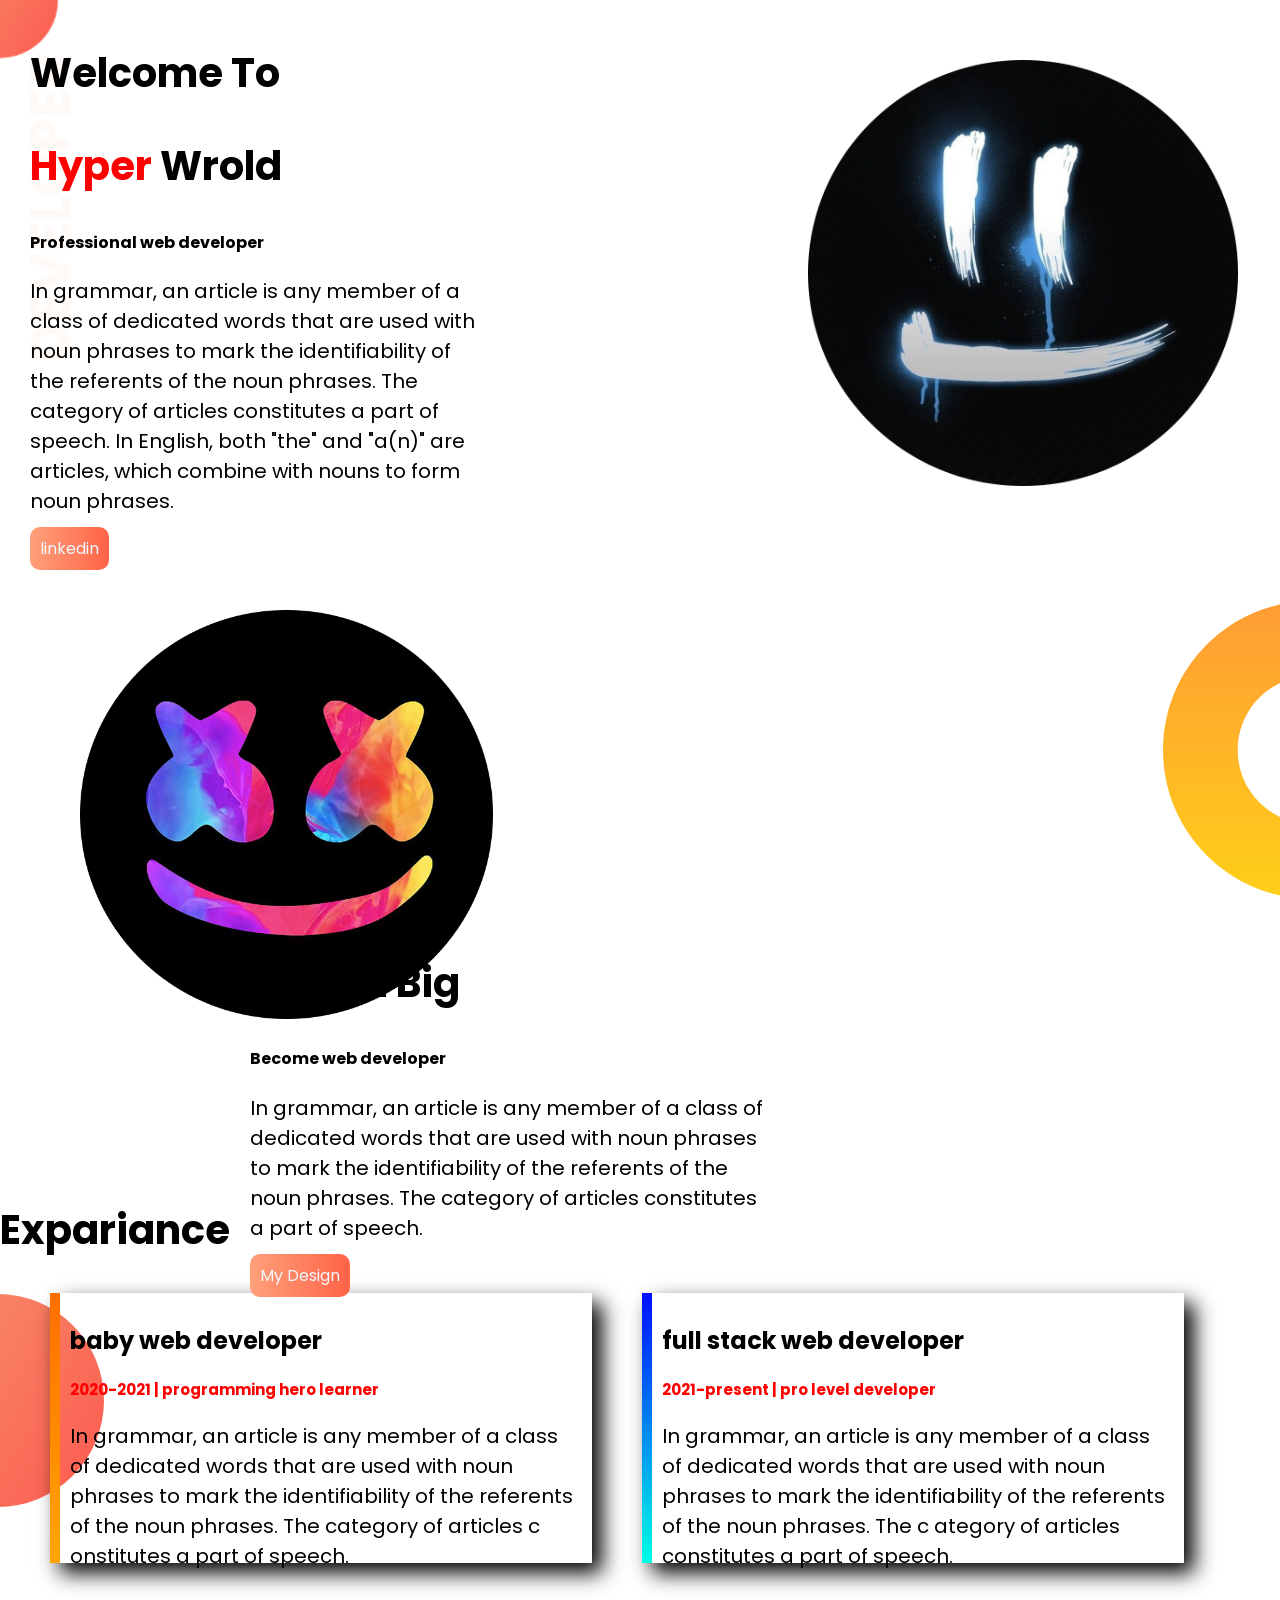
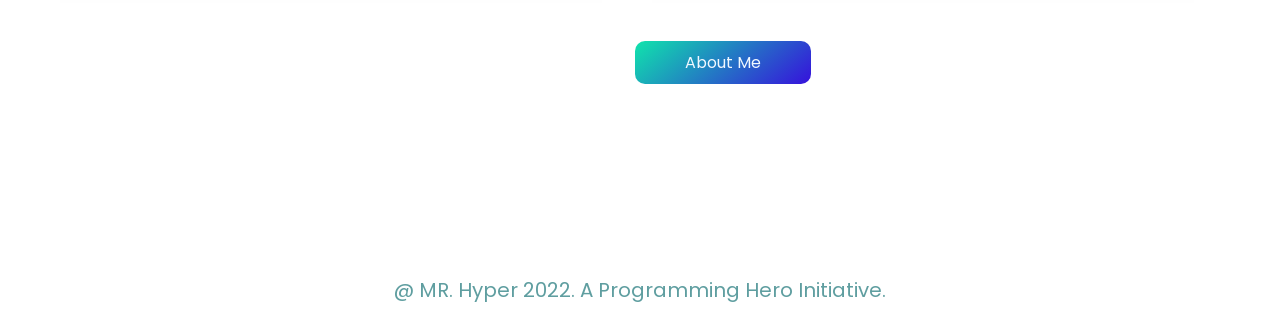
<file: index.html>
<!DOCTYPE html>
<html lang="en">
<head>
    <meta charset="UTF-8">
    <meta name="viewport" content="width=device-width, initial-scale=1.0">
    <link rel="preconnect" href="https://fonts.googleapis.com">
    <link rel="preconnect" href="https://fonts.googleapis.com">
    <link rel="preconnect" href="https://fonts.gstatic.com" crossorigin>
    <link href="https://fonts.googleapis.com/css2?family=Gabarito&family=Poppins:wght@600&display=swap" rel="stylesheet">
    <link rel="stylesheet" href="style.css">
    <link rel="shortcut icon" href="images/marshmello.png" type="image/x-icon">
    <title>My Web Portfolio</title>
</head>
<body>

<section class="top-banner">
    <div class="half-width-left">
        <h1>Welcome To </h1>
        <h1><span class="highlite">Hyper</span> Wrold</h1>
        <h4>Professional web developer</h4>
        <p>In grammar, an article is any member of a class of dedicated words that are used with noun phrases to mark the identifiability of the referents of the noun 
        phrases. The category of articles constitutes a part of speech. In English, both "the" and "a(n)" are articles, which combine with nouns to form noun phrases. 
        </p>
        <a class="link-button" target="_blank" href="https://www.linkedin.com/in/ehsanulmahbubjubair/">linkedin</a>
    </div>
    <div class="half-width-right">
        <img src="images/fake_smile.png" alt="">
    </div>
</section>



<section class="second-banner">
    <div class="half-width-left">
        <img src="images/marshmello.png" alt="">
    </div>
    
    <div class="half-width-right">
        <h1>Dream Big </h1>   
       <h4>Become web developer</h4>
       <p>In grammar, an article is any member of a class of dedicated words that are used with noun phrases to mark the identifiability of the 
       referents of the noun phrases. The category of articles constitutes a part of speech. </p>
       <a class="link-button" target="_blank" href="https://ehsanulmahbubjubair.github.io/Modern-login-page-/">My Design</a>
    </div>
</section>



<section class="last-section">
    <h1>Expariance</h1>
    <div id="baby" class="half-width-left1 expariance">
     <h2>baby web developer</h2>
     <h3>2020-2021 | programming hero learner</h3>
     <p>In grammar, an article is any member of a class of dedicated words 
        that are used with noun phrases to mark the identifiability of 
        the referents of the noun phrases. The category of articles c 
        onstitutes a part of speech.</p>
    </div>

    <div id="full" class="half-width-right1 expariance">
        <h2>full stack web developer</h2>
        <h3>2021-present | pro level developer</h3>
        <p>In grammar, an article is any member of a class of dedicated 
           words that are used with noun phrases to mark the 
            identifiability of the referents of the noun phrases. The c 
            ategory of articles constitutes a part of speech.</p>
    </div>
    
</section>



   <div  class="about-me">
    <a target="_blank" href="https://ehsanulmahbubjubair.github.io/my-second-ripo/">About Me</a>
   </div>






<footer>
    <p>@ MR. Hyper 2022. A Programming Hero Initiative.</p>
</footer>



</body>
</html>
</file>
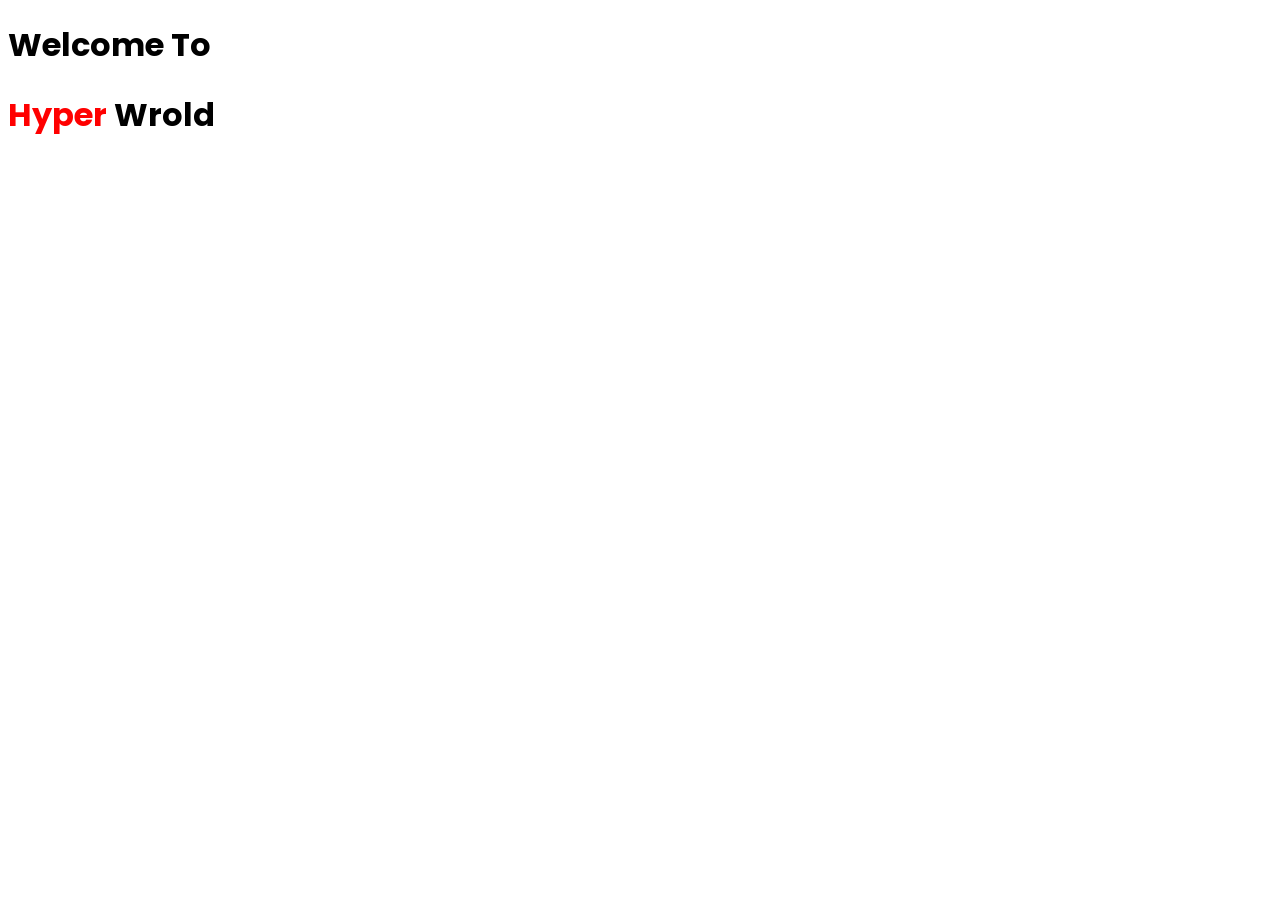
<file: images/index.html>
<!DOCTYPE html>
<html lang="en">
<head>
    <meta charset="UTF-8">
    <meta name="viewport" content="width=device-width, initial-scale=1.0">
    <link rel="preconnect" href="https://fonts.googleapis.com">
    <link rel="preconnect" href="https://fonts.googleapis.com">
    <link rel="preconnect" href="https://fonts.gstatic.com" crossorigin>
    <link href="https://fonts.googleapis.com/css2?family=Gabarito&family=Poppins:wght@600&display=swap" rel="stylesheet">
    <link rel="stylesheet" href="style.css">
    <title>My Web Portfolio</title>
</head>
<body>
    
<h1>Welcome To </h1>
<h1><span class="highlite">Hyper</span> Wrold</h1>





</body>
</html>
</file>
<file: style.css>
body
{
    
   margin: 0;
    font-family: 'Gabarito', cursive;
    font-family: 'Poppins', sans-serif;
}
.highlite
{
    color: red;
   
}
h1{
    font-size: 40px;
}
.half-width-left
{
    width: 35%;
    height: 300px;
    margin-left: 30px;
    float: left;
    
    margin-top: 10px;
    
    
}
.half-width-right
{
    width: 42%;
    height: 100px;
    margin-left: 30px;
    float: left;
    
    margin-top: 10px;
}
.half-width-right img
{
    width: 80%;
    margin-left: 300px;
    margin-top: 50px;
    
}
.second-banner .half-width-left img
{
    width: 80%;
}
.second-banner .half-width-left
{
    width: 42%;
}
.second-banner .half-width-right
{
    margin-left: 200px;
}
 p
{
    font-size: 20px;
}

.top-banner
{
    background-image: url("images/top-banner.png");
   
    height: 400px;
    background-repeat: no-repeat;
    margin-bottom: 200px;
    
}
.link-button
{
    text-decoration: none;
    background-image: linear-gradient(90deg, lightsalmon, tomato);
    border-radius: 10px;
    padding: 10px 10px;
    color: aliceblue;
}
.second-banner
{
   
   background-image: url("images/dream-bg.png");
   height: 300px;
   background-repeat: no-repeat;
   background-position: right;
   position: relative;
   margin-bottom: 300px;
   margin-left: 50px;
   
}
.last-section h3
{
   font-size: 15px;
   color: red;
}
.expariance
{
    box-shadow: 10px 10px 20px black;
    margin-bottom: 50px;
    height: 250px;
    padding: 10px 10px;
}
.last-section
{
    background-image: url("images/exp-bg.png");
    background-repeat: no-repeat;
    background-position: left;
    height: 400px;
    margin-bottom: 50px;
}
.half-width-left1
{
    float: left;
    width: 40%;
    margin-left: 50px;
}
.half-width-right1
{
    float: left;
    width: 40%;
    margin-left: 50px;
}
#baby
{
    border-left: 10px solid;
    border-image: linear-gradient(45deg,orange,red);
    border-image-slice: 1;
}
#full
{
    border-left: 10px solid;
    border-image: linear-gradient(rgb(0, 13, 255),rgb(0, 255, 229));
    border-image-slice: 1;
}
.about-me a
{
    text-decoration: none;
    background-image: linear-gradient(140deg, rgb(16, 228, 172), rgb(54, 17, 220));
    border-radius: 10px;
    padding: 10px 50px;
    color: aliceblue;
    margin-left: 635px;
    
}
.about-me
{
   
    margin-bottom: 200px;
}
footer
{
    font-size: 15px;
    text-align: center;
    color: cadetblue;
}
</file>
<file: images/style.css>
body
{
    font-family: 'Gabarito', cursive;
font-family: 'Poppins', sans-serif;
}
.highlite
{
    color: red;
   
}
</file>
